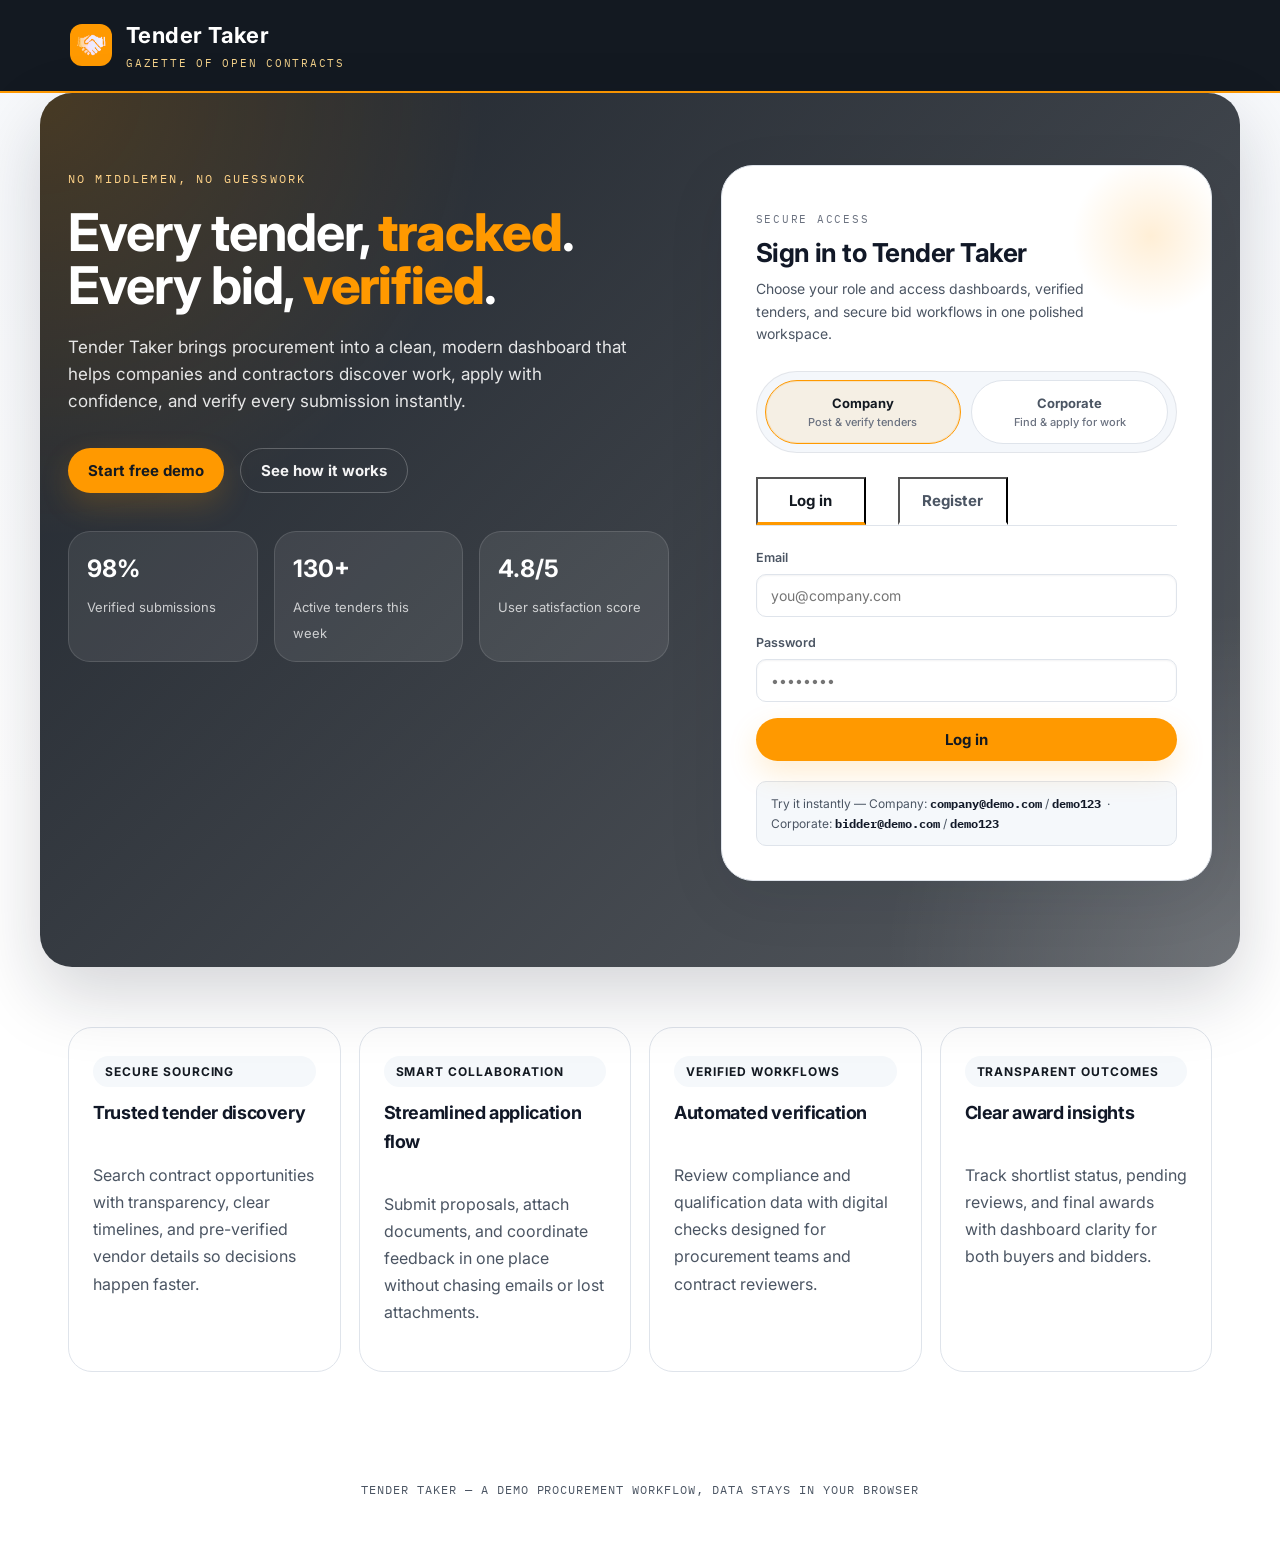
<file: index.html>
<!DOCTYPE html>
<html lang="en">
<head>
<meta charset="UTF-8">
<meta name="viewport" content="width=device-width, initial-scale=1.0">
<title>Tender Taker — Post tenders. Apply with confidence. Verify everything.</title>
<link href="assets/logo(TT)bg.png" rel="icon">
<link rel="stylesheet" href="style.css">
<style>
  .hero{ max-width:1200px; margin:0 auto; padding: 72px 28px 86px; display:grid; grid-template-columns: 1.1fr 0.9fr; gap:52px; align-items:start; background: linear-gradient(135deg, rgba(19,25,33,0.95) 0%, rgba(19,25,33,0.72) 100%); border-radius: 32px; box-shadow: 0 28px 70px rgba(17,24,39,0.18); position:relative; overflow:hidden; }
  .hero::before{ content:''; position:absolute; inset:0; background: radial-gradient(circle at top left, rgba(255,153,0,0.18), transparent 30%), radial-gradient(circle at bottom right, rgba(255,255,255,0.16), transparent 24%); pointer-events:none; }
  .hero-left, .hero-right{ position:relative; z-index:1; }
  .hero-left .eyebrow{ margin-bottom:18px; display:inline-flex; align-items:center; gap:10px; font-family: var(--font-mono); font-size:12px; text-transform:uppercase; letter-spacing:.18em; color:#FFD388; }
  .hero-left h1{ font-size: 52px; line-height:1.02; margin-bottom:22px; color: #ffffff; max-width: 680px; }
  .hero-left h1 em{ font-style:normal; font-weight:800; color: var(--yellow); }
  .hero-left p.lede{ font-size:17px; color: rgba(255,255,255,0.88); max-width:560px; margin-bottom:32px; }
  .hero-actions{ display:flex; flex-wrap:wrap; gap:16px; margin-bottom:38px; }
  .btn-secondary{ border: 1px solid rgba(255,255,255,0.24); color: rgba(255,255,255,0.95); background: transparent; }
  .btn-secondary:hover{ background: rgba(255,255,255,0.12); }
  .hero-stats{ display:grid; grid-template-columns: repeat(3,minmax(0,1fr)); gap: 16px; margin-top:10px; }
  .hero-stat{ background: rgba(255,255,255,0.08); border:1px solid rgba(255,255,255,0.12); border-radius: 22px; padding: 18px 18px 16px; }
  .hero-stat strong{ display:block; font-size: 24px; color: #ffffff; margin-bottom: 6px; }
  .hero-stat small{ color: rgba(255,255,255,0.74); font-size: 13px; }
  .steps{ display:grid; grid-template-columns: repeat(3,minmax(0,1fr)); gap:18px; margin-top:22px; }
  .step{ background: rgba(255,255,255,0.08); border: 1px solid rgba(255,255,255,0.12); border-radius: 22px; padding: 18px 18px 16px; display:flex; gap:16px; align-items:flex-start; }
  .step-num{ font-family: var(--font-mono); font-size:12px; color: var(--surface); background: rgba(255,153,0,0.12); border-radius:50%; width:34px; height:34px; flex-shrink:0; display:flex; align-items:center; justify-content:center; margin-top:4px; }
  .step h4{ font-size:15px; margin-bottom:4px; color: var(--surface); }
  .step p{ font-size:13px; color: rgba(255,255,255,0.75); margin:0; }

  .auth-card{ padding: 34px 34px 34px; background: var(--surface); border-radius: 32px; border: 1px solid var(--surface-border); }
  .role-pills{ display:flex; gap:10px; margin-bottom: 24px; }
  .role-pill{ flex:1; text-align:center; padding: 14px 10px; border:1.5px solid var(--surface-border); border-radius: 999px; font-size:13px; font-weight:700; color: var(--ink-soft); background: var(--surface); transition: all .18s ease; }
  .role-pill .sub{ display:block; font-weight:500; font-size:11px; margin-top:4px; color: var(--slate); }
  .role-pill.active{ border-color: var(--yellow); background: rgba(255,153,0,0.09); color: var(--navy); box-shadow: inset 0 0 0 1px rgba(255,153,0,0.16); }
  .tabs{ display:flex; border-bottom:1px solid var(--surface-border); margin-bottom:22px; }
  .tab{ padding:12px 4px; margin-right:20px; font-size:15px; font-weight:700; color: var(--ink-soft); border-bottom:3px solid transparent; background:none; }
  .tab.active{ color: var(--navy); border-bottom-color: var(--yellow); }
  .demo-note{ font-size:12px; color: var(--ink-soft); background: var(--surface-muted); border:1px solid var(--surface-border); padding:12px 14px; border-radius: var(--radius-sm); margin-top:20px; }
  .demo-note b{ color: var(--ink); font-family: var(--font-mono); }
  .err{ font-size:13px; color: var(--danger); margin-top: -6px; margin-bottom:14px; display:none; }
  footer.site{ text-align:center; padding: 28px 0 42px; font-size:12px; color: var(--ink-soft); font-family: var(--font-mono); letter-spacing:.08em; text-transform:uppercase; }
  .feature-grid{ max-width:1200px; margin:0 auto; padding: 60px 28px 80px; display:grid; grid-template-columns: repeat(4,minmax(0,1fr)); gap:18px; }
  .feature-card{ background: var(--surface); border:1px solid var(--surface-border); border-radius: 24px; padding: 28px 24px; display:flex; flex-direction:column; gap:12px; min-height: 190px; }
  .feature-card h3{ font-size:18px; margin-bottom:6px; }
  .feature-card p{ color: var(--ink-soft); line-height:1.7; }
  .feature-card .pill{ display:inline-flex; align-items:center; gap:8px; padding: 6px 12px; border-radius: 999px; background: var(--surface-muted); color: var(--navy); font-size:12px; font-weight:700; text-transform:uppercase; letter-spacing:.08em; }

  @media (max-width: 960px){ .feature-grid{ grid-template-columns: repeat(2,minmax(0,1fr)); } }
  @media (max-width: 740px){ .hero{ grid-template-columns:1fr; padding: 48px 20px 64px; gap:28px; } .hero-left h1{ font-size: 38px; } .hero-actions{ flex-direction:column; align-items:stretch; } .hero-stats{ grid-template-columns:1fr; } .steps{ grid-template-columns:1fr; } .feature-grid{ grid-template-columns:1fr; padding: 40px 20px 60px; } }
</style>
</head>
<body>

<header class="masthead">
  <div class="masthead-inner">
    <a href="index.html" class="brand">
      <img class="brand-mark" src="assets/logo(TT)bg.png" alt="Tender Taker logo">
      <span class="brand-text">
        <h1>Tender Taker</h1>
        <span class="tagline">Gazette of open contracts</span>
      </span>
    </a>
  </div>
</header>

<section class="hero">
  <div class="hero-left">
    <span class="eyebrow">No middlemen, no guesswork</span>
    <h1>Every tender, <em>tracked</em>.<br>Every bid, <em>verified</em>.</h1>
    <p class="lede">Tender Taker brings procurement into a clean, modern dashboard that helps companies and contractors discover work, apply with confidence, and verify every submission instantly.</p>
    <div class="hero-actions">
      <button class="btn btn-primary">Start free demo</button>
      <button class="btn btn-secondary">See how it works</button>
    </div>
    <div class="hero-stats">
      <div class="hero-stat"><strong>98%</strong><small>Verified submissions</small></div>
      <div class="hero-stat"><strong>130+</strong><small>Active tenders this week</small></div>
      <div class="hero-stat"><strong>4.8/5</strong><small>User satisfaction score</small></div>
    </div>
  </div>

  <div class="hero-right">
    <div class="card auth-card">
      <div class="auth-intro">
        <p class="auth-label">Secure access</p>
        <h2 class="auth-title">Sign in to Tender Taker</h2>
        <p class="auth-copy">Choose your role and access dashboards, verified tenders, and secure bid workflows in one polished workspace.</p>
      </div>

      <div class="role-pills">
        <button class="role-pill active" data-role="company" type="button">
          Company <span class="sub">Post &amp; verify tenders</span>
        </button>
        <button class="role-pill" data-role="corporate" type="button">
          Corporate <span class="sub">Find &amp; apply for work</span>
        </button>
      </div>

      <div class="tabs">
        <button class="tab active" data-tab="login" type="button">Log in</button>
        <button class="tab" data-tab="register" type="button">Register</button>
      </div>

      <!-- LOGIN FORM -->
      <form id="loginForm">
        <div class="field">
          <label for="loginEmail">Email</label>
          <input type="email" id="loginEmail" required placeholder="you@company.com">
        </div>
        <div class="field">
          <label for="loginPassword">Password</label>
          <input type="password" id="loginPassword" required placeholder="••••••••">
        </div>
        <p class="err" id="loginErr"></p>
        <button type="submit" class="btn btn-primary btn-block">Log in</button>
      </form>

      <!-- REGISTER FORM -->
      <form id="registerForm" class="hidden">
        <div class="field">
          <label for="regName">Your name</label>
          <input type="text" id="regName" required placeholder="Full name">
        </div>
        <div class="field" id="companyNameField">
          <label for="regCompanyName">Company name</label>
          <input type="text" id="regCompanyName" placeholder="e.g. Konkan Infra Pvt. Ltd.">
        </div>
        <div class="field">
          <label for="regEmail">Email</label>
          <input type="email" id="regEmail" required placeholder="you@company.com">
        </div>
        <div class="field">
          <label for="regPassword">Password</label>
          <input type="password" id="regPassword" required placeholder="At least 6 characters">
        </div>
        <p class="err" id="regErr"></p>
        <button type="submit" class="btn btn-primary btn-block">Create account</button>
      </form>

      <div class="demo-note">
        Try it instantly — Company: <b>company@demo.com</b> / <b>demo123</b> &nbsp;·&nbsp; Corporate: <b>bidder@demo.com</b> / <b>demo123</b>
      </div>
    </div>
  </div>
</section>

<section class="feature-grid">
  <div class="feature-card">
    <span class="pill">Secure sourcing</span>
    <h3>Trusted tender discovery</h3>
    <p>Search contract opportunities with transparency, clear timelines, and pre-verified vendor details so decisions happen faster.</p>
  </div>
  <div class="feature-card">
    <span class="pill">Smart collaboration</span>
    <h3>Streamlined application flow</h3>
    <p>Submit proposals, attach documents, and coordinate feedback in one place without chasing emails or lost attachments.</p>
  </div>
  <div class="feature-card">
    <span class="pill">Verified workflows</span>
    <h3>Automated verification</h3>
    <p>Review compliance and qualification data with digital checks designed for procurement teams and contract reviewers.</p>
  </div>
  <div class="feature-card">
    <span class="pill">Transparent outcomes</span>
    <h3>Clear award insights</h3>
    <p>Track shortlist status, pending reviews, and final awards with dashboard clarity for both buyers and bidders.</p>
  </div>
</section>

<footer class="site">Tender Taker — a demo procurement workflow, data stays in your browser</footer>

<script src="store.js"></script>
<script src="auth.js"></script>
</body>
</html>
</file>
<file: style.css>
/* ===========================================================
   TENDER TAKER — design tokens
   Palette: ink navy / paper cream / brass seal / verified green / rust reject
   Type: Fraunces (display, gazette serif) + Inter (body) + IBM Plex Mono (codes)
   Signature: rubber-stamp status badges on every tender & application
   =========================================================== */

@import url('https://fonts.googleapis.com/css2?family=Inter:wght@400;500;600;700&family=IBM+Plex+Mono:wght@400;500;600&display=swap');

:root{
  --navy:           #131921;
  --navy-soft:      #1f2a38;
  --yellow:         #ff9900;
  --yellow-dark:    #d68600;
  --surface:        #ffffff;
  --surface-muted:  #f5f8fb;
  --surface-border: #dfe4eb;
  --ink:            #111827;
  --ink-soft:       #4b5563;
  --slate:          #6b7280;
  --success:        #1f7a3d;
  --success-bg:     #eaf4ea;
  --danger:         #b91c1c;
  --danger-bg:      #fde8e8;
  --info:           #1d4ed8;
  --info-bg:        #eff6ff;

  --radius-sm: 10px;
  --radius: 18px;
  --shadow-card: 0 18px 60px rgba(17,24,39,0.08);
  --shadow-modal: 0 24px 80px rgba(17,24,39,0.18);

  --font-display: 'Inter', -apple-system, sans-serif;
  --font-body: 'Inter', -apple-system, sans-serif;
  --font-mono: 'IBM Plex Mono', monospace;
}

*{ box-sizing: border-box; }
html{ -webkit-font-smoothing: antialiased; }
body{
  margin:0;
  min-height:100vh;
  font-family: var(--font-body);
  background: linear-gradient(180deg, #f6f8fb 0%, #ffffff 52%);
  color: var(--ink);
  line-height: 1.6;
}
:focus-visible{ outline: 2px solid var(--yellow); outline-offset: 3px; }
img{ max-width:100%; display:block; }
button{ font-family: inherit; cursor:pointer; }
a{ color: inherit; text-decoration:none; }
h1,h2,h3,h4{ font-family: var(--font-display); margin:0; font-weight:700; letter-spacing:-0.02em; }
.mono{ font-family: var(--font-mono); }
.hidden{ display:none !important; }

@media (prefers-reduced-motion: reduce){
  *{ animation-duration: 0.001ms !important; transition-duration: 0.001ms !important; }
}

/* ---------- masthead (shared header) ---------- */
.masthead{
  background: var(--navy);
  color: var(--surface);
  border-bottom: 2px solid var(--yellow);
}
.masthead-inner{
  max-width: 1200px;
  margin: 0 auto;
  padding: 18px 30px;
  display:flex;
  align-items:center;
  justify-content: space-between;
  gap: 18px;
}
.brand{ display:flex; align-items:center; gap:14px; text-decoration:none; color:inherit; }
.brand-mark{
  width:42px; height:42px; border-radius:12px;
  background: var(--yellow);
  display:flex; align-items:center; justify-content:center;
  font-family: var(--font-display); font-weight:700; font-size:16px;
  color: var(--navy);
  flex-shrink:0;
}
.brand-text h1{ font-size:22px; color:var(--surface); letter-spacing:0.02em; }
.brand-text .tagline{
  font-family: var(--font-mono);
  font-size: 11px;
  letter-spacing: 0.16em;
  text-transform: uppercase;
  color: #f3d18a;
  display:block;
  margin-top:2px;
}
.masthead-right{ display:flex; align-items:center; gap:14px; }
.who{ text-align:right; font-size:13px; }
.who .name{ font-weight:600; }
.who .role{ font-family:var(--font-mono); font-size:10.5px; color:#c5b17a; text-transform:uppercase; letter-spacing:.08em; }
.btn-ghost-light{
  background:transparent; border:1px solid rgba(255,255,255,0.22);
  color: var(--surface); padding:10px 16px; border-radius: var(--radius-sm);
  font-size:13px; font-weight:500;
}
.btn-ghost-light:hover{ border-color: var(--yellow); color: var(--yellow); }

/* ---------- buttons ---------- */
.btn{
  display:inline-flex; align-items:center; justify-content:center; gap:8px;
  border:none; border-radius: 999px;
  padding: 12px 20px; font-size:15px; font-weight:700;
  transition: transform .12s ease, box-shadow .12s ease, background .18s ease;
}
.btn:active{ transform: translateY(1px); }
.btn-primary{ background: var(--yellow); color: var(--navy); box-shadow: 0 12px 30px rgba(255,153,0,0.18); }
.btn-primary:hover{ background: var(--yellow-dark); color: #111827; }
.btn-dark{ background: var(--navy); color: var(--surface); }
.btn-dark:hover{ background: #0f1725; }
.btn-outline{ background:transparent; border:1px solid var(--surface-border); color: var(--ink); }
.btn-outline:hover{ border-color: var(--navy); color: var(--navy); }
.btn-verify{ background: var(--success-bg); color: var(--success); }
.btn-verify:hover{ background:#d8eed9; }
.btn-reject{ background: var(--danger-bg); color: var(--danger); }
.btn-reject:hover{ background:#fcd7d7; }
.btn-shortlist{ background: var(--info-bg); color: var(--info); }
.btn-shortlist:hover{ background:#dbeafe; }
.btn-sm{ padding:8px 14px; font-size:13px; }
.btn-block{ width:100%; }
.btn:disabled{ opacity:.55; cursor:not-allowed; }
  .auth-card{
    position: relative;
    padding: 36px 34px 34px;
    background: linear-gradient(180deg, #ffffff 0%, #f7f9fd 100%);
    border-radius: 32px;
    border: 1px solid rgba(15, 23, 42, 0.08);
    box-shadow: var(--shadow-modal);
    overflow: hidden;
  }
  .auth-card::before{
    content: '';
    position: absolute;
    top: -20px;
    right: -30px;
    width: 180px;
    height: 180px;
    background: radial-gradient(circle at center, rgba(255, 153, 0, 0.16), transparent 62%);
    pointer-events: none;
  }
  .auth-intro{ position: relative; z-index: 1; margin-bottom: 26px; }
  .auth-label{ font-family: var(--font-mono); font-size:11px; text-transform:uppercase; letter-spacing:.16em; color: var(--slate); margin-bottom: 10px; }
  .auth-title{ font-size: 26px; line-height:1.15; color: var(--ink); margin-bottom: 10px; }
  .auth-copy{ font-size: 14px; color: var(--ink-soft); max-width: 330px; margin: 0; }
  .role-pills{ display:flex; gap:10px; margin-bottom: 22px; background: #f4f7fb; padding: 8px; border-radius: 999px; border: 1px solid rgba(15, 23, 42, 0.08); }
  .role-pill{ flex:1; text-align:center; padding: 12px 10px; border:none; border-radius: 999px; font-size:13px; font-weight:700; color: var(--ink-soft); background: transparent; transition: all .18s ease; }
  .role-pill:hover{ background: rgba(19, 25, 33, 0.04); }
  .role-pill .sub{ display:block; font-weight:500; font-size:11px; margin-top:5px; color: var(--slate); }
  .role-pill.active{ color: var(--navy); background: var(--surface); box-shadow: 0 10px 24px rgba(19, 25, 33, 0.06); }
  .tabs{ display:flex; border-bottom:1px solid rgba(15, 23, 42, 0.08); margin-bottom:24px; gap:12px; }
  .tab{ padding:12px 0; font-size:15px; font-weight:700; color: var(--ink-soft); border-bottom:3px solid transparent; background:none; min-width:110px; }
  .tab.active{ color: var(--navy); border-bottom-color: var(--yellow); }
  .demo-note{ font-size:12px; color: var(--ink-soft); background: var(--surface-muted); border:1px solid var(--surface-border); padding:14px 16px; border-radius: var(--radius-sm); margin-top:24px; }
  .demo-note b{ color: var(--ink); font-family: var(--font-mono); }
  .err{ font-size:13px; color: var(--danger); margin-top: -6px; margin-bottom:14px; display:none; }
  .field{ margin-bottom: 18px; }
  input[type=text], input[type=email], input[type=password], input[type=number], input[type=date],
  textarea, select{
    width:100%; padding: 14px 16px; border:1px solid rgba(15, 23, 42, 0.12);
    border-radius: 16px; background: #ffffff;
    font-family: var(--font-body); font-size: 14px; color: var(--ink);
    box-shadow: inset 0 1px 2px rgba(15, 23, 42, 0.05);
    transition: border-color .18s ease, box-shadow .18s ease;
  }
  input:focus, textarea:focus, select:focus{ border-color: var(--yellow); box-shadow: 0 0 0 4px rgba(255, 153, 0, 0.12); }
  textarea{ resize: vertical; min-height: 90px; }
/* ---------- stamp badge (signature element) ---------- */
.stamp{
  display:inline-flex; align-items:center; justify-content:center;
  font-family: var(--font-mono);
  font-size: 10.5px;
  font-weight:600;
  letter-spacing: 0.12em;
  text-transform: uppercase;
  padding: 5px 11px 4px;
  border-radius: 999px;
  border: 1.5px solid currentColor;
  position: relative;
  transform: rotate(-3deg);
  white-space: nowrap;
}
.stamp::before{
  content:'';
  position:absolute; inset:2px;
  border: 1px dashed currentColor;
  border-radius: 999px;
  opacity: .55;
}
.stamp-open{ color: var(--info); background: var(--info-bg); }
.stamp-closed{ color: var(--slate); background: #f3f5f9; }
.stamp-awarded{ color: var(--yellow-dark); background: #fff4d3; }
.stamp-pending{ color: var(--yellow); background: rgba(255,153,0,0.12); }
.stamp-verified{ color: var(--success); background: var(--success-bg); }
.stamp-rejected{ color: var(--danger); background: var(--danger-bg); }
.stamp-shortlisted{ color: var(--info); background: var(--info-bg); }

/* ---------- forms ---------- */
label{ display:block; font-size:12.5px; font-weight:600; color: var(--ink-soft); margin-bottom:6px; }
.field{ margin-bottom: 16px; }
input[type=text], input[type=email], input[type=password], input[type=number], input[type=date],
textarea, select{
  width:100%; padding: 12px 14px; border:1px solid var(--surface-border);
  border-radius: var(--radius-sm); background: var(--surface);
  font-family: var(--font-body); font-size: 14px; color: var(--ink);
}
input:focus, textarea:focus, select:focus{ border-color: var(--yellow); }
textarea{ resize: vertical; min-height: 90px; }
.hint{ font-size: 11.5px; color: var(--slate); margin-top: 5px; }
.file-drop{
  border: 1.5px dashed var(--surface-border);
  border-radius: var(--radius-sm);
  padding: 18px; text-align:center;
  background: var(--surface);
  font-size: 13px; color: var(--slate);
  cursor:pointer;
}
.file-drop:hover{ border-color: var(--yellow); }
.file-list{ margin-top:10px; display:flex; flex-direction:column; gap:6px; }
.file-chip{
  display:flex; align-items:center; justify-content:space-between; gap:8px;
  background: var(--surface);
  border:1px solid var(--surface-border);
  padding: 8px 10px; border-radius: var(--radius-sm); font-size:12.5px;
}
.file-chip .fname{ font-family: var(--font-mono); word-break: break-all; }
.file-chip button{ background:none; border:none; color: var(--danger); font-size:16px; line-height:1; padding:0 4px; }

/* ---------- cards / layout ---------- */
.card{
  background: var(--surface);
  border: 1px solid var(--surface-border);
  border-radius: var(--radius);
  box-shadow: var(--shadow-card);
}
.container{ max-width: 1200px; margin: 0 auto; padding: 0 28px; }

/* ---------- app shell (dashboards) ---------- */
.app-shell{ display:flex; min-height: calc(100vh - 68px); }
.sidebar{
  width: 230px; flex-shrink:0;
  background: var(--surface);
  border-right: 1px solid var(--surface-border);
  padding: 22px 0;
}
.sidebar-label{
  font-family: var(--font-mono); font-size:10px; letter-spacing:.14em;
  text-transform:uppercase; color: var(--slate); padding: 0 22px; margin-bottom:8px;
}
.nav-item{
  display:flex; align-items:center; gap:10px;
  padding: 11px 22px; font-size: 14px; font-weight:500; color: var(--ink-soft);
  border-left: 3px solid transparent; cursor:pointer;
}
.nav-item:hover{ background: var(--surface-muted); }
.nav-item.active{ border-left-color: var(--yellow); background: var(--surface); color: var(--ink); font-weight:600; }
.nav-count{
  margin-left:auto; font-family: var(--font-mono); font-size:11px;
  background: var(--surface-border); color: var(--ink-soft);
  padding: 1px 7px; border-radius:999px;
}
.main{ flex:1; padding: 32px 36px; min-width:0; }
.main-head{ display:flex; align-items:baseline; justify-content:space-between; margin-bottom:22px; flex-wrap:wrap; gap:10px; }
.main-head h2{ font-size: 26px; }
.eyebrow{
  font-family: var(--font-mono); font-size:11px; letter-spacing:.14em;
  text-transform:uppercase; color: var(--yellow-dark); display:block; margin-bottom:6px;
}

/* stat cards */
.stat-grid{ display:grid; grid-template-columns: repeat(4,1fr); gap:16px; margin-bottom:30px; }
.stat-card{ padding: 18px 20px; }
.stat-card .n{ font-family: var(--font-display); font-size: 32px; font-weight:700; }
.stat-card .l{ font-size:12px; color: var(--slate); margin-top:2px; }

/* tender / application list cards */
.tender-card{ padding: 20px 22px; margin-bottom:14px; }
.tender-top{ display:flex; justify-content:space-between; align-items:flex-start; gap:14px; }
.tender-ref{ font-family: var(--font-mono); font-size:11px; color: var(--slate); margin-bottom:5px; letter-spacing:.04em; }
.tender-title{ font-size:18px; margin-bottom:6px; }
.tender-meta{ display:flex; gap:16px; flex-wrap:wrap; margin-top:10px; font-size:12.5px; color: var(--slate); }
.tender-meta span b{ color: var(--ink); font-weight:600; }
.tender-desc{ font-size:13.5px; color: var(--ink-soft); margin-top:10px; max-width:640px; }
.tender-actions{ display:flex; gap:8px; margin-top:14px; flex-wrap:wrap; }
.tag{
  font-size:11px; font-family: var(--font-mono); text-transform:uppercase; letter-spacing:.06em;
  background: var(--surface-muted); border:1px solid var(--surface-border); padding:3px 8px; border-radius:3px; color: var(--ink-soft);
}

.empty-state{
  text-align:center; padding: 60px 20px; color: var(--slate);
}
.empty-state .glyph{ font-size:34px; margin-bottom:10px; }
.empty-state h3{ font-size:16px; color: var(--ink); margin-bottom:6px; }
.empty-state p{ font-size:13px; max-width:340px; margin: 0 auto; }

/* applicant row */
.applicant-row{
  display:flex; align-items:center; justify-content:space-between;
  padding: 14px 18px; border:1px solid var(--surface-border); border-radius: var(--radius-sm);
  margin-bottom:10px; background: var(--surface); gap:14px; flex-wrap:wrap;
}
.applicant-row .who-name{ font-weight:600; font-size:14px; }
.applicant-row .pitch-preview{ font-size:12.5px; color: var(--slate); max-width:420px; }
.applicant-row .right{ display:flex; align-items:center; gap:10px; }

/* ---------- modal ---------- */
.modal-overlay{
  position:fixed; inset:0; background: rgba(16,25,43,0.55);
  display:flex; align-items:center; justify-content:center;
  padding: 24px; z-index: 100;
}
.modal{
  background: var(--surface); border-radius: var(--radius);
  box-shadow: var(--shadow-modal); max-width: 620px; width:100%;
  max-height: 88vh; overflow-y:auto; padding: 30px 32px;
}
.modal-head{ display:flex; justify-content:space-between; align-items:flex-start; margin-bottom:18px; }
.modal-close{ background:none; border:none; font-size:22px; color: var(--slate); line-height:1; }
.modal-close:hover{ color: var(--ink); }
.doc-row{
  display:flex; align-items:center; justify-content:space-between;
  padding:10px 12px; border:1px solid var(--paper-line); border-radius: var(--radius-sm);
  margin-bottom:8px; font-size:13px; gap:10px;
}
.doc-row .dname{ font-family: var(--font-mono); font-size:12px; word-break:break-all; }
.doc-check{ display:flex; align-items:center; gap:6px; font-size:12px; }

.toast{
  position:fixed; bottom:24px; right:24px; background: var(--navy); color: var(--surface);
  padding: 13px 18px; border-radius: var(--radius-sm); font-size:13.5px;
  box-shadow: var(--shadow-modal); z-index: 200; border-left:3px solid var(--yellow);
  max-width: 320px;
}

@media (max-width: 860px){
  .app-shell{ flex-direction:column; }
  .sidebar{ width:100%; display:flex; overflow-x:auto; padding:10px 0; border-right:none; border-bottom:1px solid var(--surface-border); }
  .nav-item{ padding:10px 16px; border-left:none; border-bottom:3px solid transparent; white-space:nowrap; }
  .nav-item.active{ border-left:none; border-bottom-color: var(--yellow); }
  .stat-grid{ grid-template-columns: repeat(2,1fr); }
  .main{ padding: 22px 16px; }
}
</file>
